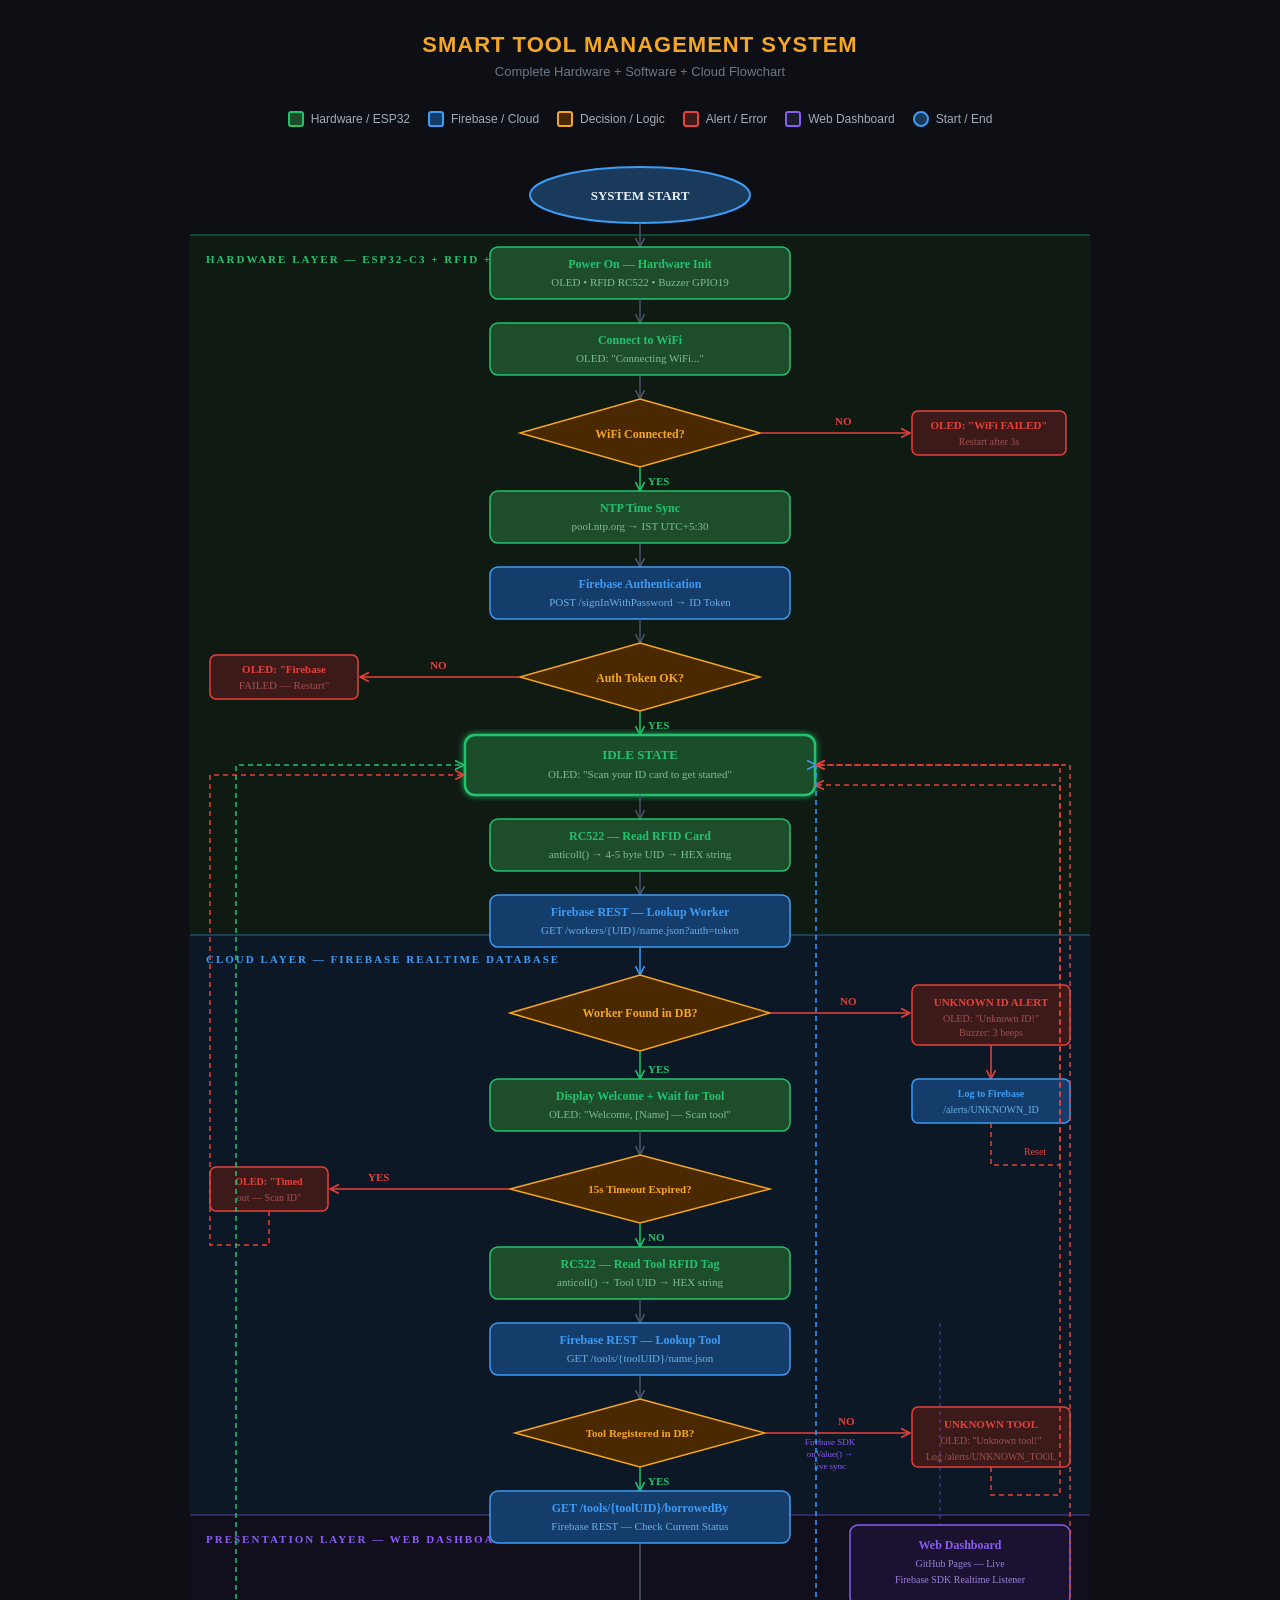
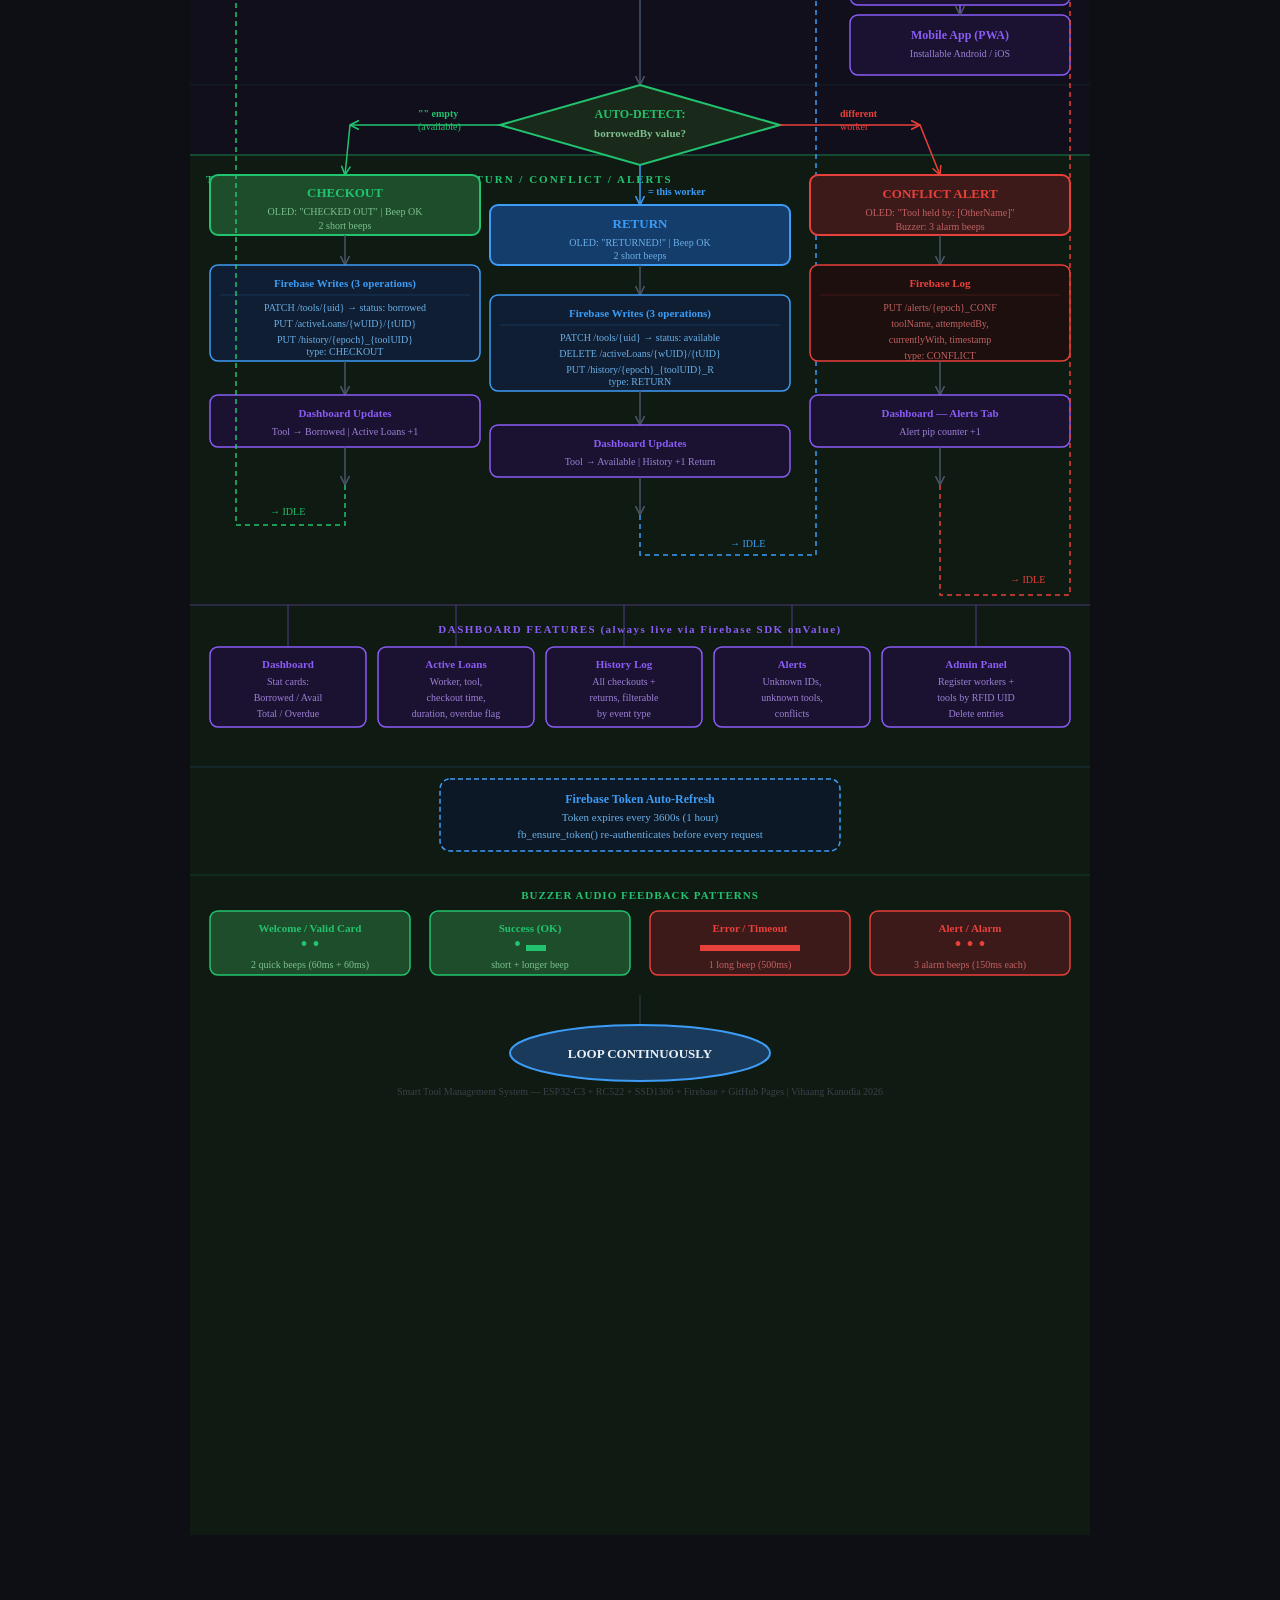
<file: Documents/system_flowchart.html>
<!DOCTYPE html>
<html lang="en">
<head>
<meta charset="UTF-8"/>
<meta name="viewport" content="width=device-width,initial-scale=1"/>
<title>Smart Tool Management — System Flowchart</title>
<style>
  * { box-sizing: border-box; margin: 0; padding: 0; }
  body {
    background: #0d0f14;
    font-family: 'Segoe UI', sans-serif;
    display: flex;
    flex-direction: column;
    align-items: center;
    padding: 32px 16px 64px;
    min-height: 100vh;
  }
  h1 {
    color: #f5a623;
    font-size: 22px;
    font-weight: 700;
    letter-spacing: 1px;
    text-transform: uppercase;
    margin-bottom: 6px;
    text-align: center;
  }
  .subtitle {
    color: #6b7885;
    font-size: 13px;
    margin-bottom: 32px;
    text-align: center;
  }
  .legend {
    display: flex;
    flex-wrap: wrap;
    gap: 18px;
    justify-content: center;
    margin-bottom: 28px;
  }
  .legend-item {
    display: flex;
    align-items: center;
    gap: 7px;
    font-size: 12px;
    color: #a0acb8;
  }
  .legend-box {
    width: 16px; height: 16px; border-radius: 3px;
  }
  svg { max-width: 100%; }
</style>
</head>
<body>

<h1>Smart Tool Management System</h1>
<div class="subtitle">Complete Hardware + Software + Cloud Flowchart</div>

<div class="legend">
  <div class="legend-item"><div class="legend-box" style="background:#1e4d2b;border:2px solid #22c36e"></div>Hardware / ESP32</div>
  <div class="legend-item"><div class="legend-box" style="background:#153d6b;border:2px solid #3d9cf5"></div>Firebase / Cloud</div>
  <div class="legend-item"><div class="legend-box" style="background:#4a2800;border:2px solid #f5a623"></div>Decision / Logic</div>
  <div class="legend-item"><div class="legend-box" style="background:#3d1a1a;border:2px solid #e8403a"></div>Alert / Error</div>
  <div class="legend-item"><div class="legend-box" style="background:#1a1d27;border:2px solid #8b5cf6"></div>Web Dashboard</div>
  <div class="legend-item"><div class="legend-box" style="background:#1a3a5c;border:2px solid #3d9cf5;border-radius:50%"></div>Start / End</div>
</div>

<svg width="900" viewBox="0 0 900 3020" xmlns="http://www.w3.org/2000/svg">
<defs>
  <marker id="arr" viewBox="0 0 10 10" refX="9" refY="5"
    markerWidth="7" markerHeight="7" orient="auto-start-reverse">
    <path d="M1 1L9 5L1 9" fill="none" stroke="#4a5568" stroke-width="1.5"
      stroke-linecap="round" stroke-linejoin="round"/>
  </marker>
  <marker id="arr-green" viewBox="0 0 10 10" refX="9" refY="5"
    markerWidth="7" markerHeight="7" orient="auto-start-reverse">
    <path d="M1 1L9 5L1 9" fill="none" stroke="#22c36e" stroke-width="1.5"
      stroke-linecap="round" stroke-linejoin="round"/>
  </marker>
  <marker id="arr-red" viewBox="0 0 10 10" refX="9" refY="5"
    markerWidth="7" markerHeight="7" orient="auto-start-reverse">
    <path d="M1 1L9 5L1 9" fill="none" stroke="#e8403a" stroke-width="1.5"
      stroke-linecap="round" stroke-linejoin="round"/>
  </marker>
  <marker id="arr-blue" viewBox="0 0 10 10" refX="9" refY="5"
    markerWidth="7" markerHeight="7" orient="auto-start-reverse">
    <path d="M1 1L9 5L1 9" fill="none" stroke="#3d9cf5" stroke-width="1.5"
      stroke-linecap="round" stroke-linejoin="round"/>
  </marker>
  <marker id="arr-amber" viewBox="0 0 10 10" refX="9" refY="5"
    markerWidth="7" markerHeight="7" orient="auto-start-reverse">
    <path d="M1 1L9 5L1 9" fill="none" stroke="#f5a623" stroke-width="1.5"
      stroke-linecap="round" stroke-linejoin="round"/>
  </marker>
  <filter id="glow-green">
    <feGaussianBlur stdDeviation="3" result="blur"/>
    <feMerge><feMergeNode in="blur"/><feMergeNode in="SourceGraphic"/></feMerge>
  </filter>
</defs>

<!-- ═══════════════════════════════════════
     SECTION LABELS (background bands)
     ═══════════════════════════════════════ -->
<!-- Hardware band -->
<rect x="0" y="80" width="900" height="700" fill="#0f1a12" rx="0"/>
<text x="16" y="108" font-family="Segoe UI" font-size="11" font-weight="700"
  fill="#22c36e" letter-spacing="2" text-anchor="start">HARDWARE LAYER — ESP32-C3 + RFID + OLED + BUZZER</text>
<line x1="0" y1="80" x2="900" y2="80" stroke="#22c36e" stroke-width="1.5" opacity="0.4"/>

<!-- Cloud band -->
<rect x="0" y="780" width="900" height="580" fill="#0c1825" rx="0"/>
<text x="16" y="808" font-family="Segoe UI" font-size="11" font-weight="700"
  fill="#3d9cf5" letter-spacing="2">CLOUD LAYER — FIREBASE REALTIME DATABASE</text>
<line x1="0" y1="780" x2="900" y2="780" stroke="#3d9cf5" stroke-width="1.5" opacity="0.4"/>

<!-- Dashboard band -->
<rect x="0" y="1360" width="900" height="240" fill="#110f1c" rx="0"/>
<text x="16" y="1388" font-family="Segoe UI" font-size="11" font-weight="700"
  fill="#8b5cf6" letter-spacing="2">PRESENTATION LAYER — WEB DASHBOARD + MOBILE APP</text>
<line x1="0" y1="1360" x2="900" y2="1360" stroke="#8b5cf6" stroke-width="1.5" opacity="0.4"/>

<!-- Return / Loop band -->
<rect x="0" y="1600" width="900" height="1380" fill="#0f1a12" rx="0"/>
<text x="16" y="1628" font-family="Segoe UI" font-size="11" font-weight="700"
  fill="#22c36e" letter-spacing="2">TOOL SCAN LOGIC — CHECKOUT / RETURN / CONFLICT / ALERTS</text>
<line x1="0" y1="1600" x2="900" y2="1600" stroke="#22c36e" stroke-width="1.5" opacity="0.4"/>

<!-- ═══════════════════════════════════════
     NODE MACROS via <g> groups
     ═══════════════════════════════════════ -->

<!-- ── START ──────────────────────────── -->
<g>
  <ellipse cx="450" cy="40" rx="110" ry="28" fill="#1a3a5c" stroke="#3d9cf5" stroke-width="2"/>
  <text x="450" y="45" font-family="Segoe UI" font-size="13" font-weight="700"
    fill="#eaf0f6" text-anchor="middle">SYSTEM START</text>
</g>
<line x1="450" y1="68" x2="450" y2="92" stroke="#4a5568" stroke-width="1.5" marker-end="url(#arr)"/>

<!-- ── BOOT: OLED init ─────────────────── -->
<g>
  <rect x="300" y="92" width="300" height="52" rx="8" fill="#1e4d2b" stroke="#22c36e" stroke-width="1.5"/>
  <text x="450" y="113" font-family="Segoe UI" font-size="12" font-weight="600"
    fill="#22c36e" text-anchor="middle">Power On — Hardware Init</text>
  <text x="450" y="131" font-family="Segoe UI" font-size="11"
    fill="#7dbf8e" text-anchor="middle">OLED • RFID RC522 • Buzzer GPIO19</text>
</g>
<line x1="450" y1="144" x2="450" y2="168" stroke="#4a5568" stroke-width="1.5" marker-end="url(#arr)"/>

<!-- ── WIFI CONNECT ───────────────────── -->
<g>
  <rect x="300" y="168" width="300" height="52" rx="8" fill="#1e4d2b" stroke="#22c36e" stroke-width="1.5"/>
  <text x="450" y="189" font-family="Segoe UI" font-size="12" font-weight="600"
    fill="#22c36e" text-anchor="middle">Connect to WiFi</text>
  <text x="450" y="207" font-family="Segoe UI" font-size="11"
    fill="#7dbf8e" text-anchor="middle">OLED: "Connecting WiFi..."</text>
</g>
<line x1="450" y1="220" x2="450" y2="244" stroke="#4a5568" stroke-width="1.5" marker-end="url(#arr)"/>

<!-- ── WiFi OK? decision ──────────────── -->
<g>
  <polygon points="450,244 570,278 450,312 330,278"
    fill="#4a2800" stroke="#f5a623" stroke-width="1.5"/>
  <text x="450" y="283" font-family="Segoe UI" font-size="12" font-weight="700"
    fill="#f5a623" text-anchor="middle">WiFi Connected?</text>
</g>
<!-- NO → restart -->
<line x1="570" y1="278" x2="720" y2="278" stroke="#e8403a" stroke-width="1.5" marker-end="url(#arr-red)"/>
<g>
  <rect x="722" y="256" width="154" height="44" rx="6" fill="#3d1a1a" stroke="#e8403a" stroke-width="1.5"/>
  <text x="799" y="274" font-family="Segoe UI" font-size="11" font-weight="600"
    fill="#e8403a" text-anchor="middle">OLED: "WiFi FAILED"</text>
  <text x="799" y="290" font-family="Segoe UI" font-size="10"
    fill="#a05050" text-anchor="middle">Restart after 3s</text>
</g>
<text x="645" y="270" font-family="Segoe UI" font-size="11" font-weight="700" fill="#e8403a">NO</text>
<!-- YES arrow -->
<line x1="450" y1="312" x2="450" y2="336" stroke="#22c36e" stroke-width="1.5" marker-end="url(#arr-green)"/>
<text x="458" y="330" font-family="Segoe UI" font-size="11" font-weight="700" fill="#22c36e">YES</text>

<!-- ── NTP TIME SYNC ───────────────────── -->
<g>
  <rect x="300" y="336" width="300" height="52" rx="8" fill="#1e4d2b" stroke="#22c36e" stroke-width="1.5"/>
  <text x="450" y="357" font-family="Segoe UI" font-size="12" font-weight="600"
    fill="#22c36e" text-anchor="middle">NTP Time Sync</text>
  <text x="450" y="375" font-family="Segoe UI" font-size="11"
    fill="#7dbf8e" text-anchor="middle">pool.ntp.org → IST UTC+5:30</text>
</g>
<line x1="450" y1="388" x2="450" y2="412" stroke="#4a5568" stroke-width="1.5" marker-end="url(#arr)"/>

<!-- ── FIREBASE AUTH ───────────────────── -->
<g>
  <rect x="300" y="412" width="300" height="52" rx="8" fill="#153d6b" stroke="#3d9cf5" stroke-width="1.5"/>
  <text x="450" y="433" font-family="Segoe UI" font-size="12" font-weight="600"
    fill="#3d9cf5" text-anchor="middle">Firebase Authentication</text>
  <text x="450" y="451" font-family="Segoe UI" font-size="11"
    fill="#6ab0e8" text-anchor="middle">POST /signInWithPassword → ID Token</text>
</g>
<line x1="450" y1="464" x2="450" y2="488" stroke="#4a5568" stroke-width="1.5" marker-end="url(#arr)"/>

<!-- ── Auth OK? decision ──────────────── -->
<g>
  <polygon points="450,488 570,522 450,556 330,522"
    fill="#4a2800" stroke="#f5a623" stroke-width="1.5"/>
  <text x="450" y="527" font-family="Segoe UI" font-size="12" font-weight="700"
    fill="#f5a623" text-anchor="middle">Auth Token OK?</text>
</g>
<!-- NO -->
<line x1="330" y1="522" x2="170" y2="522" stroke="#e8403a" stroke-width="1.5" marker-end="url(#arr-red)"/>
<g>
  <rect x="20" y="500" width="148" height="44" rx="6" fill="#3d1a1a" stroke="#e8403a" stroke-width="1.5"/>
  <text x="94" y="518" font-family="Segoe UI" font-size="11" font-weight="600"
    fill="#e8403a" text-anchor="middle">OLED: "Firebase</text>
  <text x="94" y="534" font-family="Segoe UI" font-size="11" fill="#a05050" text-anchor="middle">FAILED — Restart"</text>
</g>
<text x="240" y="514" font-family="Segoe UI" font-size="11" font-weight="700" fill="#e8403a">NO</text>
<!-- YES -->
<line x1="450" y1="556" x2="450" y2="580" stroke="#22c36e" stroke-width="1.5" marker-end="url(#arr-green)"/>
<text x="458" y="574" font-family="Segoe UI" font-size="11" font-weight="700" fill="#22c36e">YES</text>

<!-- ── IDLE STATE ─────────────────────── -->
<g filter="url(#glow-green)">
  <rect x="275" y="580" width="350" height="60" rx="10" fill="#1e4d2b" stroke="#22c36e" stroke-width="2.5"/>
  <text x="450" y="604" font-family="Segoe UI" font-size="13" font-weight="700"
    fill="#22c36e" text-anchor="middle">IDLE STATE</text>
  <text x="450" y="623" font-family="Segoe UI" font-size="11"
    fill="#7dbf8e" text-anchor="middle">OLED: "Scan your ID card to get started"</text>
</g>
<line x1="450" y1="640" x2="450" y2="664" stroke="#4a5568" stroke-width="1.5" marker-end="url(#arr)"/>

<!-- ── RFID SCAN ID ────────────────────── -->
<g>
  <rect x="300" y="664" width="300" height="52" rx="8" fill="#1e4d2b" stroke="#22c36e" stroke-width="1.5"/>
  <text x="450" y="685" font-family="Segoe UI" font-size="12" font-weight="600"
    fill="#22c36e" text-anchor="middle">RC522 — Read RFID Card</text>
  <text x="450" y="703" font-family="Segoe UI" font-size="11"
    fill="#7dbf8e" text-anchor="middle">anticoll() → 4-5 byte UID → HEX string</text>
</g>
<line x1="450" y1="716" x2="450" y2="740" stroke="#4a5568" stroke-width="1.5" marker-end="url(#arr)"/>

<!-- ── FIREBASE LOOKUP WORKER ─────────── -->
<g>
  <rect x="300" y="740" width="300" height="52" rx="8" fill="#153d6b" stroke="#3d9cf5" stroke-width="1.5"/>
  <text x="450" y="761" font-family="Segoe UI" font-size="12" font-weight="600"
    fill="#3d9cf5" text-anchor="middle">Firebase REST — Lookup Worker</text>
  <text x="450" y="779" font-family="Segoe UI" font-size="11"
    fill="#6ab0e8" text-anchor="middle">GET /workers/{UID}/name.json?auth=token</text>
</g>

<!-- arrow crosses band boundary -->
<line x1="450" y1="792" x2="450" y2="820" stroke="#3d9cf5" stroke-width="1.5" marker-end="url(#arr-blue)"/>

<!-- ── Firebase returns name? ─────────── -->
<g>
  <polygon points="450,820 580,858 450,896 320,858"
    fill="#4a2800" stroke="#f5a623" stroke-width="1.5"/>
  <text x="450" y="862" font-family="Segoe UI" font-size="12" font-weight="700"
    fill="#f5a623" text-anchor="middle">Worker Found in DB?</text>
</g>
<!-- NO → unknown ID alert -->
<line x1="580" y1="858" x2="720" y2="858" stroke="#e8403a" stroke-width="1.5" marker-end="url(#arr-red)"/>
<g>
  <rect x="722" y="830" width="158" height="60" rx="6" fill="#3d1a1a" stroke="#e8403a" stroke-width="1.5"/>
  <text x="801" y="851" font-family="Segoe UI" font-size="11" font-weight="600"
    fill="#e8403a" text-anchor="middle">UNKNOWN ID ALERT</text>
  <text x="801" y="867" font-family="Segoe UI" font-size="10"
    fill="#a05050" text-anchor="middle">OLED: "Unknown ID!"</text>
  <text x="801" y="881" font-family="Segoe UI" font-size="10"
    fill="#a05050" text-anchor="middle">Buzzer: 3 beeps</text>
</g>
<!-- log to firebase -->
<line x1="801" y1="890" x2="801" y2="924" stroke="#e8403a" stroke-width="1.5" marker-end="url(#arr-red)"/>
<g>
  <rect x="722" y="924" width="158" height="44" rx="6" fill="#153d6b" stroke="#3d9cf5" stroke-width="1.5"/>
  <text x="801" y="942" font-family="Segoe UI" font-size="10" font-weight="600"
    fill="#3d9cf5" text-anchor="middle">Log to Firebase</text>
  <text x="801" y="958" font-family="Segoe UI" font-size="10"
    fill="#6ab0e8" text-anchor="middle">/alerts/UNKNOWN_ID</text>
</g>
<text x="650" y="850" font-family="Segoe UI" font-size="11" font-weight="700" fill="#e8403a">NO</text>
<!-- return to idle arrow from unknown -->
<path d="M801 968 L801 1010 L870 1010 L870 630 L625 630" fill="none"
  stroke="#e8403a" stroke-width="1.5" stroke-dasharray="5 4" marker-end="url(#arr-red)"/>
<text x="845" y="1000" font-family="Segoe UI" font-size="10" fill="#e8403a" text-anchor="middle">Reset</text>

<!-- YES → worker found -->
<line x1="450" y1="896" x2="450" y2="924" stroke="#22c36e" stroke-width="1.5" marker-end="url(#arr-green)"/>
<text x="458" y="918" font-family="Segoe UI" font-size="11" font-weight="700" fill="#22c36e">YES</text>

<!-- ── OLED WELCOME ───────────────────── -->
<g>
  <rect x="300" y="924" width="300" height="52" rx="8" fill="#1e4d2b" stroke="#22c36e" stroke-width="1.5"/>
  <text x="450" y="945" font-family="Segoe UI" font-size="12" font-weight="600"
    fill="#22c36e" text-anchor="middle">Display Welcome + Wait for Tool</text>
  <text x="450" y="963" font-family="Segoe UI" font-size="11"
    fill="#7dbf8e" text-anchor="middle">OLED: "Welcome, [Name] — Scan tool"</text>
</g>
<line x1="450" y1="976" x2="450" y2="1000" stroke="#4a5568" stroke-width="1.5" marker-end="url(#arr)"/>

<!-- ── TIMEOUT CHECK ───────────────────── -->
<g>
  <polygon points="450,1000 580,1034 450,1068 320,1034"
    fill="#4a2800" stroke="#f5a623" stroke-width="1.5"/>
  <text x="450" y="1038" font-family="Segoe UI" font-size="11" font-weight="700"
    fill="#f5a623" text-anchor="middle">15s Timeout Expired?</text>
</g>
<!-- YES timeout -->
<line x1="320" y1="1034" x2="140" y2="1034" stroke="#e8403a" stroke-width="1.5" marker-end="url(#arr-red)"/>
<g>
  <rect x="20" y="1012" width="118" height="44" rx="6" fill="#3d1a1a" stroke="#e8403a" stroke-width="1.5"/>
  <text x="79" y="1030" font-family="Segoe UI" font-size="10" font-weight="600"
    fill="#e8403a" text-anchor="middle">OLED: "Timed</text>
  <text x="79" y="1046" font-family="Segoe UI" font-size="10" fill="#a05050" text-anchor="middle">out — Scan ID"</text>
</g>
<text x="178" y="1026" font-family="Segoe UI" font-size="11" font-weight="700" fill="#e8403a">YES</text>
<path d="M79 1056 L79 1090 L20 1090 L20 620 L274 620" fill="none"
  stroke="#e8403a" stroke-width="1.5" stroke-dasharray="5 4" marker-end="url(#arr-red)"/>

<!-- NO → scan tool -->
<line x1="450" y1="1068" x2="450" y2="1092" stroke="#22c36e" stroke-width="1.5" marker-end="url(#arr-green)"/>
<text x="458" y="1086" font-family="Segoe UI" font-size="11" font-weight="700" fill="#22c36e">NO</text>

<!-- ── READ TOOL TAG ───────────────────── -->
<g>
  <rect x="300" y="1092" width="300" height="52" rx="8" fill="#1e4d2b" stroke="#22c36e" stroke-width="1.5"/>
  <text x="450" y="1113" font-family="Segoe UI" font-size="12" font-weight="600"
    fill="#22c36e" text-anchor="middle">RC522 — Read Tool RFID Tag</text>
  <text x="450" y="1131" font-family="Segoe UI" font-size="11"
    fill="#7dbf8e" text-anchor="middle">anticoll() → Tool UID → HEX string</text>
</g>
<line x1="450" y1="1144" x2="450" y2="1168" stroke="#4a5568" stroke-width="1.5" marker-end="url(#arr)"/>

<!-- ── FIREBASE LOOKUP TOOL ───────────── -->
<g>
  <rect x="300" y="1168" width="300" height="52" rx="8" fill="#153d6b" stroke="#3d9cf5" stroke-width="1.5"/>
  <text x="450" y="1189" font-family="Segoe UI" font-size="12" font-weight="600"
    fill="#3d9cf5" text-anchor="middle">Firebase REST — Lookup Tool</text>
  <text x="450" y="1207" font-family="Segoe UI" font-size="11"
    fill="#6ab0e8" text-anchor="middle">GET /tools/{toolUID}/name.json</text>
</g>
<line x1="450" y1="1220" x2="450" y2="1244" stroke="#4a5568" stroke-width="1.5" marker-end="url(#arr)"/>

<!-- ── Tool found? ───────────────────── -->
<g>
  <polygon points="450,1244 575,1278 450,1312 325,1278"
    fill="#4a2800" stroke="#f5a623" stroke-width="1.5"/>
  <text x="450" y="1282" font-family="Segoe UI" font-size="11" font-weight="700"
    fill="#f5a623" text-anchor="middle">Tool Registered in DB?</text>
</g>
<!-- NO → unknown tool -->
<line x1="575" y1="1278" x2="720" y2="1278" stroke="#e8403a" stroke-width="1.5" marker-end="url(#arr-red)"/>
<g>
  <rect x="722" y="1252" width="158" height="60" rx="6" fill="#3d1a1a" stroke="#e8403a" stroke-width="1.5"/>
  <text x="801" y="1273" font-family="Segoe UI" font-size="11" font-weight="600"
    fill="#e8403a" text-anchor="middle">UNKNOWN TOOL</text>
  <text x="801" y="1289" font-family="Segoe UI" font-size="10"
    fill="#a05050" text-anchor="middle">OLED: "Unknown tool!"</text>
  <text x="801" y="1305" font-family="Segoe UI" font-size="10"
    fill="#a05050" text-anchor="middle">Log /alerts/UNKNOWN_TOOL</text>
</g>
<path d="M801 1312 L801 1340 L870 1340 L870 610 L626 610" fill="none"
  stroke="#e8403a" stroke-width="1.5" stroke-dasharray="5 4" marker-end="url(#arr-red)"/>
<text x="648" y="1270" font-family="Segoe UI" font-size="11" font-weight="700" fill="#e8403a">NO</text>

<!-- YES → continue -->
<line x1="450" y1="1312" x2="450" y2="1336" stroke="#22c36e" stroke-width="1.5" marker-end="url(#arr-green)"/>
<text x="458" y="1330" font-family="Segoe UI" font-size="11" font-weight="700" fill="#22c36e">YES</text>

<!-- ══════════════════════════════════════
     DASHBOARD LAYER
     ══════════════════════════════════════ -->
<!-- realtime sync indicator -->
<line x1="750" y1="1168" x2="750" y2="1400" stroke="#8b5cf6" stroke-width="1" stroke-dasharray="4 4" opacity="0.6"/>
<g>
  <rect x="660" y="1370" width="220" height="80" rx="8" fill="#1a1230" stroke="#8b5cf6" stroke-width="1.5"/>
  <text x="770" y="1394" font-family="Segoe UI" font-size="12" font-weight="700"
    fill="#8b5cf6" text-anchor="middle">Web Dashboard</text>
  <text x="770" y="1412" font-family="Segoe UI" font-size="10"
    fill="#9d80d8" text-anchor="middle">GitHub Pages — Live</text>
  <text x="770" y="1428" font-family="Segoe UI" font-size="10"
    fill="#9d80d8" text-anchor="middle">Firebase SDK Realtime Listener</text>
</g>
<text x="640" y="1290" font-family="Segoe UI" font-size="9" fill="#8b5cf6"
  text-anchor="middle">Firebase SDK</text>
<text x="640" y="1302" font-family="Segoe UI" font-size="9" fill="#8b5cf6"
  text-anchor="middle">onValue() →</text>
<text x="640" y="1314" font-family="Segoe UI" font-size="9" fill="#8b5cf6"
  text-anchor="middle">live sync</text>

<!-- Mobile app -->
<g>
  <rect x="660" y="1460" width="220" height="60" rx="8" fill="#1a1230" stroke="#8b5cf6" stroke-width="1.5"/>
  <text x="770" y="1484" font-family="Segoe UI" font-size="12" font-weight="700"
    fill="#8b5cf6" text-anchor="middle">Mobile App (PWA)</text>
  <text x="770" y="1502" font-family="Segoe UI" font-size="10"
    fill="#9d80d8" text-anchor="middle">Installable Android / iOS</text>
</g>
<line x1="770" y1="1450" x2="770" y2="1460" stroke="#8b5cf6" stroke-width="1.5" marker-end="url(#arr)"/>

<!-- ══════════════════════════════════════
     AUTO-DETECT LOGIC (main flow continues)
     ══════════════════════════════════════ -->
<!-- CHECK borrowedBy -->
<g>
  <rect x="300" y="1336" width="300" height="52" rx="8" fill="#153d6b" stroke="#3d9cf5" stroke-width="1.5"/>
  <text x="450" y="1357" font-family="Segoe UI" font-size="12" font-weight="600"
    fill="#3d9cf5" text-anchor="middle">GET /tools/{toolUID}/borrowedBy</text>
  <text x="450" y="1375" font-family="Segoe UI" font-size="11"
    fill="#6ab0e8" text-anchor="middle">Firebase REST — Check Current Status</text>
</g>
<line x1="450" y1="1388" x2="450" y2="1530" stroke="#4a5568" stroke-width="1.5" marker-end="url(#arr)"/>

<!-- band label repeated -->
<line x1="0" y1="1530" x2="900" y2="1530" stroke="#22c36e" stroke-width="0.5" opacity="0.2"/>

<g>
  <polygon points="450,1530 590,1570 450,1610 310,1570"
    fill="#1a2a1a" stroke="#22c36e" stroke-width="2"/>
  <text x="450" y="1563" font-family="Segoe UI" font-size="12" font-weight="700"
    fill="#22c36e" text-anchor="middle">AUTO-DETECT:</text>
  <text x="450" y="1582" font-family="Segoe UI" font-size="11" font-weight="600"
    fill="#7dbf8e" text-anchor="middle">borrowedBy value?</text>
</g>

<!-- Three paths from diamond -->
<!-- Path 1: empty → CHECKOUT -->
<line x1="310" y1="1570" x2="160" y2="1570" stroke="#22c36e" stroke-width="1.5" marker-end="url(#arr-green)"/>
<text x="228" y="1562" font-family="Segoe UI" font-size="10" font-weight="700" fill="#22c36e">"" empty</text>
<text x="228" y="1575" font-family="Segoe UI" font-size="10" fill="#22c36e">(available)</text>

<!-- Path 2: same worker → RETURN -->
<line x1="450" y1="1610" x2="450" y2="1650" stroke="#3d9cf5" stroke-width="1.5" marker-end="url(#arr-blue)"/>
<text x="458" y="1640" font-family="Segoe UI" font-size="10" font-weight="700" fill="#3d9cf5">= this worker</text>

<!-- Path 3: different worker → CONFLICT -->
<line x1="590" y1="1570" x2="730" y2="1570" stroke="#e8403a" stroke-width="1.5" marker-end="url(#arr-red)"/>
<text x="650" y="1562" font-family="Segoe UI" font-size="10" font-weight="700" fill="#e8403a">different</text>
<text x="650" y="1575" font-family="Segoe UI" font-size="10" fill="#e8403a">worker</text>

<!-- ══════════════════════════════════════
     CHECKOUT BRANCH (left)
     ══════════════════════════════════════ -->
<g>
  <rect x="20" y="1620" width="270" height="60" rx="8" fill="#1e4d2b" stroke="#22c36e" stroke-width="2"/>
  <text x="155" y="1642" font-family="Segoe UI" font-size="13" font-weight="700"
    fill="#22c36e" text-anchor="middle">CHECKOUT</text>
  <text x="155" y="1660" font-family="Segoe UI" font-size="10"
    fill="#7dbf8e" text-anchor="middle">OLED: "CHECKED OUT" | Beep OK</text>
  <text x="155" y="1674" font-family="Segoe UI" font-size="10"
    fill="#7dbf8e" text-anchor="middle">2 short beeps</text>
</g>
<line x1="160" y1="1570" x2="155" y2="1620" stroke="#22c36e" stroke-width="1.5" marker-end="url(#arr-green)"/>
<line x1="155" y1="1680" x2="155" y2="1710" stroke="#4a5568" stroke-width="1.5" marker-end="url(#arr)"/>

<!-- CHECKOUT Firebase writes -->
<g>
  <rect x="20" y="1710" width="270" height="96" rx="8" fill="#0f1e33" stroke="#3d9cf5" stroke-width="1.5"/>
  <text x="155" y="1732" font-family="Segoe UI" font-size="11" font-weight="700"
    fill="#3d9cf5" text-anchor="middle">Firebase Writes (3 operations)</text>
  <line x1="30" y1="1740" x2="280" y2="1740" stroke="#3d9cf5" stroke-width="0.5" opacity="0.4"/>
  <text x="155" y="1756" font-family="Segoe UI" font-size="10"
    fill="#6ab0e8" text-anchor="middle">PATCH /tools/{uid} → status: borrowed</text>
  <text x="155" y="1772" font-family="Segoe UI" font-size="10"
    fill="#6ab0e8" text-anchor="middle">PUT /activeLoans/{wUID}/{tUID}</text>
  <text x="155" y="1788" font-family="Segoe UI" font-size="10"
    fill="#6ab0e8" text-anchor="middle">PUT /history/{epoch}_{toolUID}</text>
  <text x="155" y="1800" font-family="Segoe UI" font-size="10"
    fill="#6ab0e8" text-anchor="middle">type: CHECKOUT</text>
</g>
<line x1="155" y1="1806" x2="155" y2="1840" stroke="#4a5568" stroke-width="1.5" marker-end="url(#arr)"/>

<!-- Dashboard reflects checkout -->
<g>
  <rect x="20" y="1840" width="270" height="52" rx="8" fill="#1a1230" stroke="#8b5cf6" stroke-width="1.5"/>
  <text x="155" y="1862" font-family="Segoe UI" font-size="11" font-weight="600"
    fill="#8b5cf6" text-anchor="middle">Dashboard Updates</text>
  <text x="155" y="1880" font-family="Segoe UI" font-size="10"
    fill="#9d80d8" text-anchor="middle">Tool → Borrowed | Active Loans +1</text>
</g>
<line x1="155" y1="1892" x2="155" y2="1930" stroke="#4a5568" stroke-width="1.5" marker-end="url(#arr)"/>
<!-- back to idle -->
<path d="M155 1930 L155 1970 L46 1970 L46 610 L274 610" fill="none"
  stroke="#22c36e" stroke-width="1.5" stroke-dasharray="5 4" marker-end="url(#arr-green)"/>
<text x="80" y="1960" font-family="Segoe UI" font-size="10" fill="#22c36e">→ IDLE</text>

<!-- ══════════════════════════════════════
     RETURN BRANCH (centre)
     ══════════════════════════════════════ -->
<g>
  <rect x="300" y="1650" width="300" height="60" rx="8" fill="#153d6b" stroke="#3d9cf5" stroke-width="2"/>
  <text x="450" y="1673" font-family="Segoe UI" font-size="13" font-weight="700"
    fill="#3d9cf5" text-anchor="middle">RETURN</text>
  <text x="450" y="1691" font-family="Segoe UI" font-size="10"
    fill="#6ab0e8" text-anchor="middle">OLED: "RETURNED!" | Beep OK</text>
  <text x="450" y="1704" font-family="Segoe UI" font-size="10"
    fill="#6ab0e8" text-anchor="middle">2 short beeps</text>
</g>
<line x1="450" y1="1710" x2="450" y2="1740" stroke="#4a5568" stroke-width="1.5" marker-end="url(#arr)"/>

<!-- RETURN Firebase writes -->
<g>
  <rect x="300" y="1740" width="300" height="96" rx="8" fill="#0f1e33" stroke="#3d9cf5" stroke-width="1.5"/>
  <text x="450" y="1762" font-family="Segoe UI" font-size="11" font-weight="700"
    fill="#3d9cf5" text-anchor="middle">Firebase Writes (3 operations)</text>
  <line x1="310" y1="1770" x2="590" y2="1770" stroke="#3d9cf5" stroke-width="0.5" opacity="0.4"/>
  <text x="450" y="1786" font-family="Segoe UI" font-size="10"
    fill="#6ab0e8" text-anchor="middle">PATCH /tools/{uid} → status: available</text>
  <text x="450" y="1802" font-family="Segoe UI" font-size="10"
    fill="#6ab0e8" text-anchor="middle">DELETE /activeLoans/{wUID}/{tUID}</text>
  <text x="450" y="1818" font-family="Segoe UI" font-size="10"
    fill="#6ab0e8" text-anchor="middle">PUT /history/{epoch}_{toolUID}_R</text>
  <text x="450" y="1830" font-family="Segoe UI" font-size="10"
    fill="#6ab0e8" text-anchor="middle">type: RETURN</text>
</g>
<line x1="450" y1="1836" x2="450" y2="1870" stroke="#4a5568" stroke-width="1.5" marker-end="url(#arr)"/>

<!-- Dashboard reflects return -->
<g>
  <rect x="300" y="1870" width="300" height="52" rx="8" fill="#1a1230" stroke="#8b5cf6" stroke-width="1.5"/>
  <text x="450" y="1892" font-family="Segoe UI" font-size="11" font-weight="600"
    fill="#8b5cf6" text-anchor="middle">Dashboard Updates</text>
  <text x="450" y="1910" font-family="Segoe UI" font-size="10"
    fill="#9d80d8" text-anchor="middle">Tool → Available | History +1 Return</text>
</g>
<line x1="450" y1="1922" x2="450" y2="1960" stroke="#4a5568" stroke-width="1.5" marker-end="url(#arr)"/>
<path d="M450 1960 L450 2000 L626 2000 L626 610 L626 610" fill="none"
  stroke="#3d9cf5" stroke-width="1.5" stroke-dasharray="5 4" marker-end="url(#arr-blue)"/>
<text x="540" y="1992" font-family="Segoe UI" font-size="10" fill="#3d9cf5">→ IDLE</text>

<!-- ══════════════════════════════════════
     CONFLICT BRANCH (right)
     ══════════════════════════════════════ -->
<g>
  <rect x="620" y="1620" width="260" height="60" rx="8" fill="#3d1a1a" stroke="#e8403a" stroke-width="2"/>
  <text x="750" y="1643" font-family="Segoe UI" font-size="13" font-weight="700"
    fill="#e8403a" text-anchor="middle">CONFLICT ALERT</text>
  <text x="750" y="1661" font-family="Segoe UI" font-size="10"
    fill="#c06060" text-anchor="middle">OLED: "Tool held by: [OtherName]"</text>
  <text x="750" y="1675" font-family="Segoe UI" font-size="10"
    fill="#c06060" text-anchor="middle">Buzzer: 3 alarm beeps</text>
</g>
<line x1="730" y1="1570" x2="750" y2="1620" stroke="#e8403a" stroke-width="1.5" marker-end="url(#arr-red)"/>
<line x1="750" y1="1680" x2="750" y2="1710" stroke="#4a5568" stroke-width="1.5" marker-end="url(#arr)"/>

<!-- Conflict Firebase log -->
<g>
  <rect x="620" y="1710" width="260" height="96" rx="8" fill="#1e0f0f" stroke="#e8403a" stroke-width="1.5"/>
  <text x="750" y="1732" font-family="Segoe UI" font-size="11" font-weight="700"
    fill="#e8403a" text-anchor="middle">Firebase Log</text>
  <line x1="630" y1="1740" x2="870" y2="1740" stroke="#e8403a" stroke-width="0.5" opacity="0.4"/>
  <text x="750" y="1756" font-family="Segoe UI" font-size="10"
    fill="#c06060" text-anchor="middle">PUT /alerts/{epoch}_CONF</text>
  <text x="750" y="1772" font-family="Segoe UI" font-size="10"
    fill="#c06060" text-anchor="middle">toolName, attemptedBy,</text>
  <text x="750" y="1788" font-family="Segoe UI" font-size="10"
    fill="#c06060" text-anchor="middle">currentlyWith, timestamp</text>
  <text x="750" y="1804" font-family="Segoe UI" font-size="10"
    fill="#c06060" text-anchor="middle">type: CONFLICT</text>
</g>
<line x1="750" y1="1806" x2="750" y2="1840" stroke="#4a5568" stroke-width="1.5" marker-end="url(#arr)"/>

<!-- Dashboard alert tab -->
<g>
  <rect x="620" y="1840" width="260" height="52" rx="8" fill="#1a1230" stroke="#8b5cf6" stroke-width="1.5"/>
  <text x="750" y="1862" font-family="Segoe UI" font-size="11" font-weight="600"
    fill="#8b5cf6" text-anchor="middle">Dashboard — Alerts Tab</text>
  <text x="750" y="1880" font-family="Segoe UI" font-size="10"
    fill="#9d80d8" text-anchor="middle">Alert pip counter +1</text>
</g>
<line x1="750" y1="1892" x2="750" y2="1930" stroke="#4a5568" stroke-width="1.5" marker-end="url(#arr)"/>
<path d="M750 1930 L750 2040 L880 2040 L880 610 L626 610" fill="none"
  stroke="#e8403a" stroke-width="1.5" stroke-dasharray="5 4" marker-end="url(#arr-red)"/>
<text x="820" y="2028" font-family="Segoe UI" font-size="10" fill="#e8403a">→ IDLE</text>

<!-- ══════════════════════════════════════
     DASHBOARD FEATURES SUMMARY
     ══════════════════════════════════════ -->
<line x1="0" y1="2050" x2="900" y2="2050" stroke="#8b5cf6" stroke-width="1.5" opacity="0.3"/>
<text x="450" y="2078" font-family="Segoe UI" font-size="11" font-weight="700"
  fill="#8b5cf6" letter-spacing="1.5" text-anchor="middle">DASHBOARD FEATURES (always live via Firebase SDK onValue)</text>

<g>
  <!-- 5 dashboard feature boxes -->
  <!-- Dashboard -->
  <rect x="20" y="2092" width="156" height="80" rx="8" fill="#1a1230" stroke="#8b5cf6" stroke-width="1.5"/>
  <text x="98" y="2113" font-family="Segoe UI" font-size="11" font-weight="700" fill="#8b5cf6" text-anchor="middle">Dashboard</text>
  <text x="98" y="2130" font-family="Segoe UI" font-size="10" fill="#9d80d8" text-anchor="middle">Stat cards:</text>
  <text x="98" y="2146" font-family="Segoe UI" font-size="10" fill="#9d80d8" text-anchor="middle">Borrowed / Avail</text>
  <text x="98" y="2162" font-family="Segoe UI" font-size="10" fill="#9d80d8" text-anchor="middle">Total / Overdue</text>

  <!-- Active Loans -->
  <rect x="188" y="2092" width="156" height="80" rx="8" fill="#1a1230" stroke="#8b5cf6" stroke-width="1.5"/>
  <text x="266" y="2113" font-family="Segoe UI" font-size="11" font-weight="700" fill="#8b5cf6" text-anchor="middle">Active Loans</text>
  <text x="266" y="2130" font-family="Segoe UI" font-size="10" fill="#9d80d8" text-anchor="middle">Worker, tool,</text>
  <text x="266" y="2146" font-family="Segoe UI" font-size="10" fill="#9d80d8" text-anchor="middle">checkout time,</text>
  <text x="266" y="2162" font-family="Segoe UI" font-size="10" fill="#9d80d8" text-anchor="middle">duration, overdue flag</text>

  <!-- History -->
  <rect x="356" y="2092" width="156" height="80" rx="8" fill="#1a1230" stroke="#8b5cf6" stroke-width="1.5"/>
  <text x="434" y="2113" font-family="Segoe UI" font-size="11" font-weight="700" fill="#8b5cf6" text-anchor="middle">History Log</text>
  <text x="434" y="2130" font-family="Segoe UI" font-size="10" fill="#9d80d8" text-anchor="middle">All checkouts +</text>
  <text x="434" y="2146" font-family="Segoe UI" font-size="10" fill="#9d80d8" text-anchor="middle">returns, filterable</text>
  <text x="434" y="2162" font-family="Segoe UI" font-size="10" fill="#9d80d8" text-anchor="middle">by event type</text>

  <!-- Alerts -->
  <rect x="524" y="2092" width="156" height="80" rx="8" fill="#1a1230" stroke="#8b5cf6" stroke-width="1.5"/>
  <text x="602" y="2113" font-family="Segoe UI" font-size="11" font-weight="700" fill="#8b5cf6" text-anchor="middle">Alerts</text>
  <text x="602" y="2130" font-family="Segoe UI" font-size="10" fill="#9d80d8" text-anchor="middle">Unknown IDs,</text>
  <text x="602" y="2146" font-family="Segoe UI" font-size="10" fill="#9d80d8" text-anchor="middle">unknown tools,</text>
  <text x="602" y="2162" font-family="Segoe UI" font-size="10" fill="#9d80d8" text-anchor="middle">conflicts</text>

  <!-- Admin -->
  <rect x="692" y="2092" width="188" height="80" rx="8" fill="#1a1230" stroke="#8b5cf6" stroke-width="1.5"/>
  <text x="786" y="2113" font-family="Segoe UI" font-size="11" font-weight="700" fill="#8b5cf6" text-anchor="middle">Admin Panel</text>
  <text x="786" y="2130" font-family="Segoe UI" font-size="10" fill="#9d80d8" text-anchor="middle">Register workers +</text>
  <text x="786" y="2146" font-family="Segoe UI" font-size="10" fill="#9d80d8" text-anchor="middle">tools by RFID UID</text>
  <text x="786" y="2162" font-family="Segoe UI" font-size="10" fill="#9d80d8" text-anchor="middle">Delete entries</text>
</g>

<!-- Connecting lines to dashboard boxes -->
<line x1="98"  y1="2050" x2="98"  y2="2092" stroke="#8b5cf6" stroke-width="1" opacity="0.5"/>
<line x1="266" y1="2050" x2="266" y2="2092" stroke="#8b5cf6" stroke-width="1" opacity="0.5"/>
<line x1="434" y1="2050" x2="434" y2="2092" stroke="#8b5cf6" stroke-width="1" opacity="0.5"/>
<line x1="602" y1="2050" x2="602" y2="2092" stroke="#8b5cf6" stroke-width="1" opacity="0.5"/>
<line x1="786" y1="2050" x2="786" y2="2092" stroke="#8b5cf6" stroke-width="1" opacity="0.5"/>

<!-- ══════════════════════════════════════
     TOKEN REFRESH NOTE
     ══════════════════════════════════════ -->
<line x1="0" y1="2212" x2="900" y2="2212" stroke="#3d9cf5" stroke-width="1" opacity="0.2"/>
<g>
  <rect x="250" y="2224" width="400" height="72" rx="10" fill="#0c1825" stroke="#3d9cf5" stroke-width="1.5" stroke-dasharray="5 3"/>
  <text x="450" y="2248" font-family="Segoe UI" font-size="12" font-weight="700"
    fill="#3d9cf5" text-anchor="middle">Firebase Token Auto-Refresh</text>
  <text x="450" y="2266" font-family="Segoe UI" font-size="11"
    fill="#6ab0e8" text-anchor="middle">Token expires every 3600s (1 hour)</text>
  <text x="450" y="2283" font-family="Segoe UI" font-size="11"
    fill="#6ab0e8" text-anchor="middle">fb_ensure_token() re-authenticates before every request</text>
</g>

<!-- ══════════════════════════════════════
     BUZZER PATTERN LEGEND
     ══════════════════════════════════════ -->
<line x1="0" y1="2320" x2="900" y2="2320" stroke="#22c36e" stroke-width="1" opacity="0.2"/>
<text x="450" y="2344" font-family="Segoe UI" font-size="11" font-weight="700"
  fill="#22c36e" letter-spacing="1" text-anchor="middle">BUZZER AUDIO FEEDBACK PATTERNS</text>

<g>
  <rect x="20" y="2356" width="200" height="64" rx="8" fill="#1e4d2b" stroke="#22c36e" stroke-width="1.5"/>
  <text x="120" y="2377" font-family="Segoe UI" font-size="11" font-weight="700" fill="#22c36e" text-anchor="middle">Welcome / Valid Card</text>
  <text x="120" y="2396" font-family="Segoe UI" font-size="20" fill="#22c36e" text-anchor="middle">• •</text>
  <text x="120" y="2413" font-family="Segoe UI" font-size="10" fill="#7dbf8e" text-anchor="middle">2 quick beeps (60ms + 60ms)</text>
</g>
<g>
  <rect x="240" y="2356" width="200" height="64" rx="8" fill="#1e4d2b" stroke="#22c36e" stroke-width="1.5"/>
  <text x="340" y="2377" font-family="Segoe UI" font-size="11" font-weight="700" fill="#22c36e" text-anchor="middle">Success (OK)</text>
  <text x="340" y="2396" font-family="Segoe UI" font-size="20" fill="#22c36e" text-anchor="middle">• ▬</text>
  <text x="340" y="2413" font-family="Segoe UI" font-size="10" fill="#7dbf8e" text-anchor="middle">short + longer beep</text>
</g>
<g>
  <rect x="460" y="2356" width="200" height="64" rx="8" fill="#3d1a1a" stroke="#e8403a" stroke-width="1.5"/>
  <text x="560" y="2377" font-family="Segoe UI" font-size="11" font-weight="700" fill="#e8403a" text-anchor="middle">Error / Timeout</text>
  <text x="560" y="2396" font-family="Segoe UI" font-size="20" fill="#e8403a" text-anchor="middle">▬▬▬▬▬</text>
  <text x="560" y="2413" font-family="Segoe UI" font-size="10" fill="#c06060" text-anchor="middle">1 long beep (500ms)</text>
</g>
<g>
  <rect x="680" y="2356" width="200" height="64" rx="8" fill="#3d1a1a" stroke="#e8403a" stroke-width="1.5"/>
  <text x="780" y="2377" font-family="Segoe UI" font-size="11" font-weight="700" fill="#e8403a" text-anchor="middle">Alert / Alarm</text>
  <text x="780" y="2396" font-family="Segoe UI" font-size="20" fill="#e8403a" text-anchor="middle">• • •</text>
  <text x="780" y="2413" font-family="Segoe UI" font-size="10" fill="#c06060" text-anchor="middle">3 alarm beeps (150ms each)</text>
</g>

<!-- END node -->
<line x1="450" y1="2440" x2="450" y2="2470" stroke="#4a5568" stroke-width="1.5" opacity="0.4"/>
<ellipse cx="450" cy="2498" rx="130" ry="28" fill="#1a3a5c" stroke="#3d9cf5" stroke-width="2"/>
<text x="450" y="2503" font-family="Segoe UI" font-size="13" font-weight="700"
  fill="#eaf0f6" text-anchor="middle">LOOP CONTINUOUSLY</text>

<!-- small footer -->
<text x="450" y="2540" font-family="Segoe UI" font-size="10" fill="#3a4149" text-anchor="middle">
  Smart Tool Management System — ESP32-C3 + RC522 + SSD1306 + Firebase + GitHub Pages  |  Vihaang Kanodia 2026
</text>

</svg>

</body>
</html>
</file>
